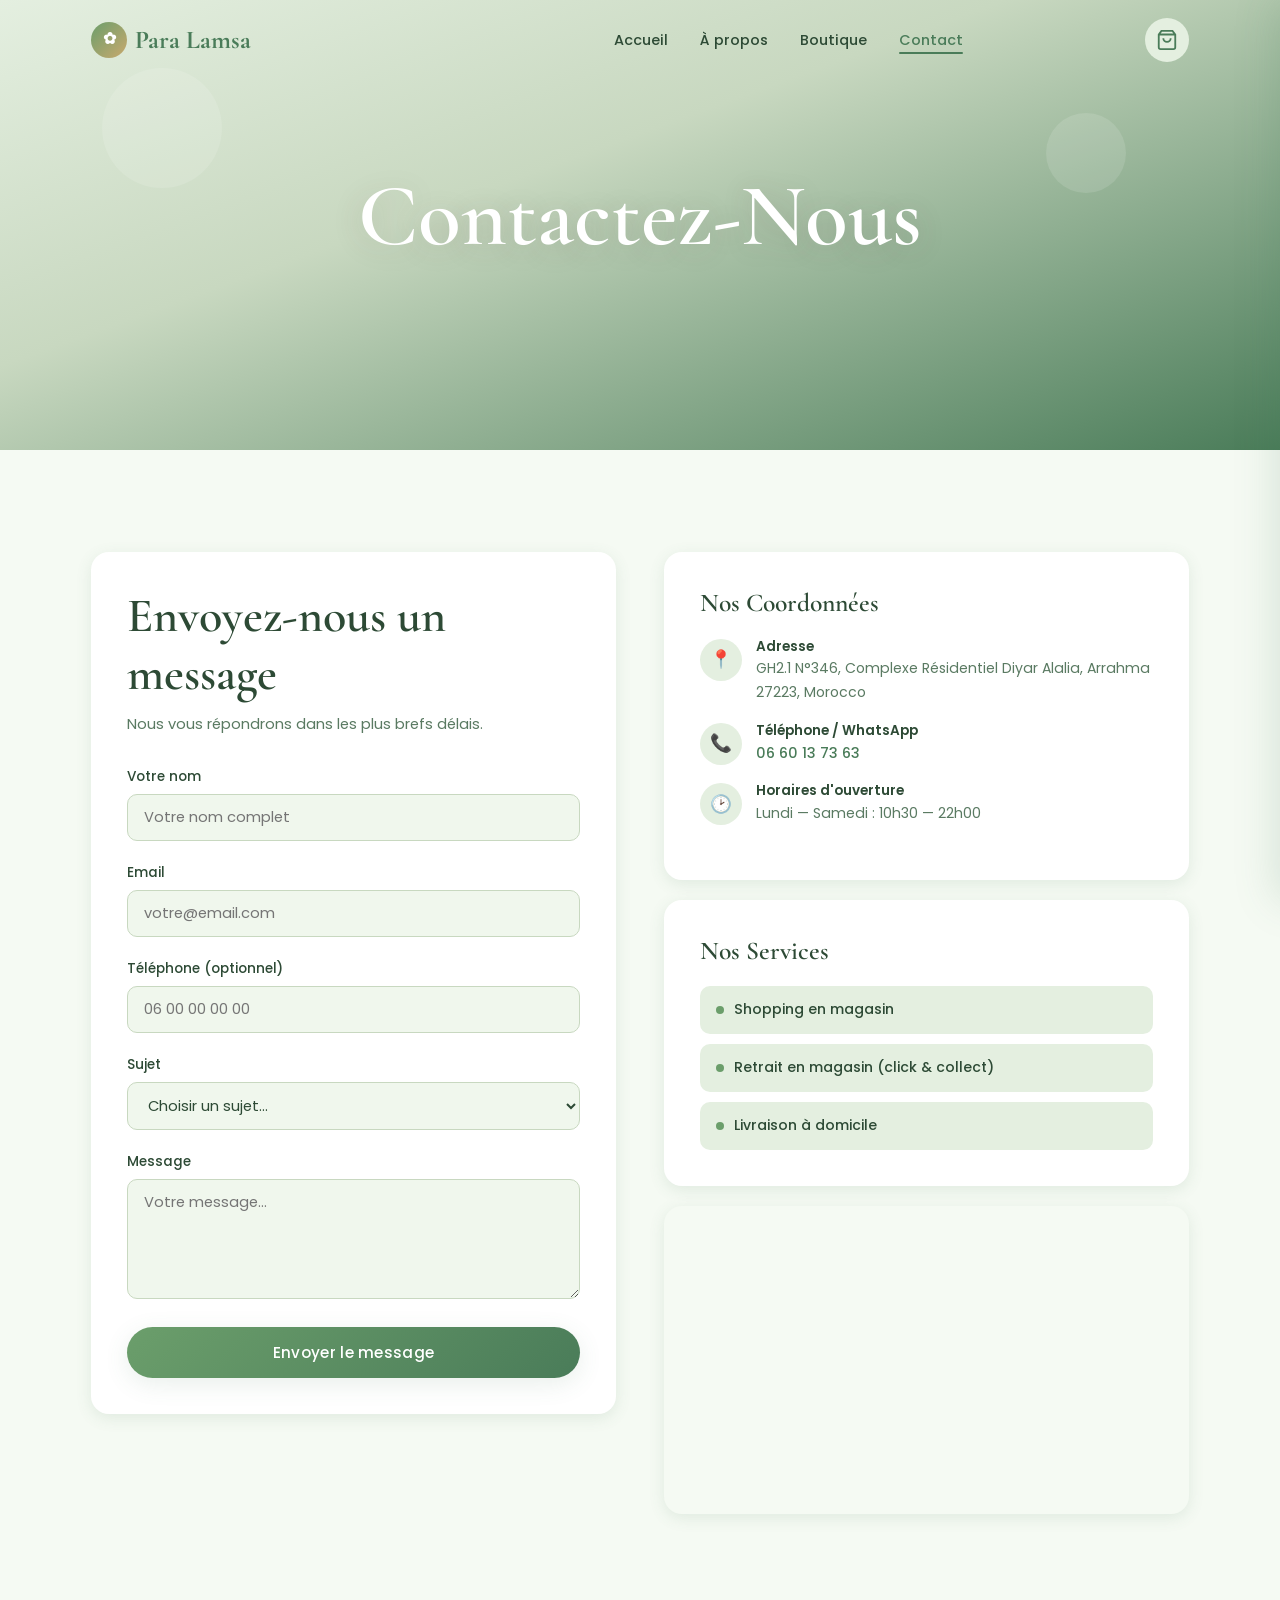
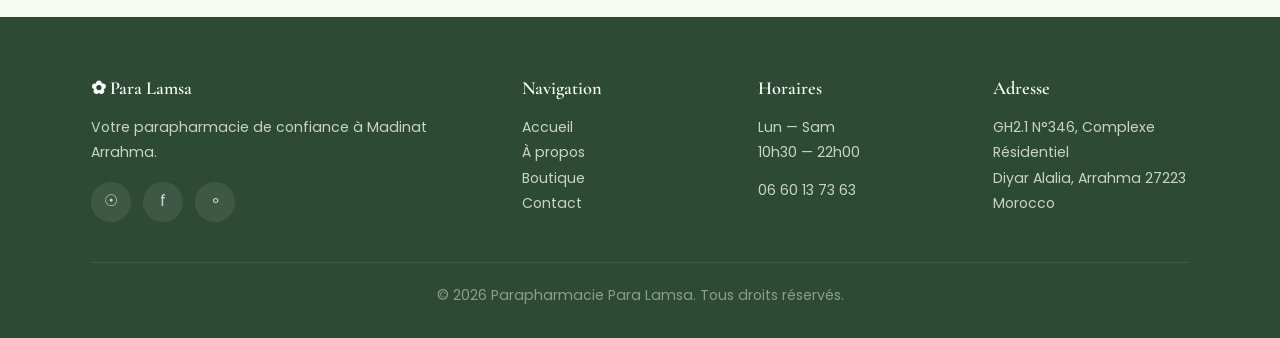
<file: contact.html>
<!DOCTYPE html>
<html lang="fr">
<head>
  <meta charset="UTF-8">
  <meta name="viewport" content="width=device-width, initial-scale=1.0">
  <title>Contact — Para Lamsa</title>
  <meta name="description" content="Contactez Para Lamsa — Madinat Arrahma, Maroc. Livraison, retrait en magasin et conseils personnalisés.">
  <link rel="stylesheet" href="css/style.css">
</head>
<body>

  <div class="floating-particles" aria-hidden="true"></div>

  <!-- ===== NAVBAR ===== -->
  <nav class="navbar">
    <div class="container">
      <a href="index.html" class="nav-logo">
        <span class="logo-icon">&#10047;</span> Para Lamsa
      </a>
      <div class="nav-overlay" id="nav-overlay"></div>
      <ul class="nav-links" id="nav-links">
        <li><a href="index.html">Accueil</a></li>
        <li><a href="about.html">À propos</a></li>
        <li><a href="shop.html">Boutique</a></li>
        <li><a href="contact.html" class="active">Contact</a></li>
      </ul>
      <button class="cart-toggle" aria-label="Ouvrir le panier">
        <svg viewBox="0 0 24 24"><path d="M6 2L3 6v14a2 2 0 002 2h14a2 2 0 002-2V6l-3-4zM3 6h18M16 10a4 4 0 01-8 0"/></svg>
        <span class="cart-badge">0</span>
      </button>
      <button class="nav-toggle" id="nav-toggle" aria-label="Menu">
        <span></span><span></span><span></span>
      </button>
    </div>
  </nav>

  <!-- Cart Sidebar -->
  <div class="cart-overlay" id="cart-overlay"></div>
  <aside class="cart-panel" id="cart-panel">
    <div class="cart-header">
      <h2>Mon Panier</h2>
      <button class="cart-close" aria-label="Fermer">&times;</button>
    </div>
    <div class="cart-items"></div>
    <div class="cart-empty">
      <div class="empty-icon">&#128722;</div>
      <p>Votre panier est vide</p>
    </div>
    <div class="cart-footer">
      <div class="cart-total">
        <span>Total</span>
        <span class="cart-total-price">0 DH</span>
      </div>
      <button class="btn-whatsapp" onclick="orderViaWhatsApp()">
        <svg viewBox="0 0 24 24"><path d="M17.472 14.382c-.297-.149-1.758-.867-2.03-.967-.273-.099-.471-.148-.67.15-.197.297-.767.966-.94 1.164-.173.199-.347.223-.644.075-.297-.15-1.255-.463-2.39-1.475-.883-.788-1.48-1.761-1.653-2.059-.173-.297-.018-.458.13-.606.134-.133.298-.347.446-.52.149-.174.198-.298.298-.497.099-.198.05-.371-.025-.52-.075-.149-.669-1.612-.916-2.207-.242-.579-.487-.5-.669-.51l-.57-.01c-.198 0-.52.074-.792.372-.272.297-1.04 1.016-1.04 2.479 0 1.462 1.065 2.875 1.213 3.074.149.198 2.096 3.2 5.077 4.487.709.306 1.262.489 1.694.625.712.227 1.36.195 1.871.118.571-.085 1.758-.719 2.006-1.413.248-.694.248-1.289.173-1.413-.074-.124-.272-.198-.57-.347z"/><path d="M12 2C6.477 2 2 6.477 2 12c0 1.89.525 3.66 1.438 5.168L2 22l4.832-1.438A9.955 9.955 0 0012 22c5.523 0 10-4.477 10-10S17.523 2 12 2z"/></svg>
        Commander via WhatsApp
      </button>
    </div>
  </aside>

  <!-- ===== PAGE HERO ===== -->
  <section class="page-hero">
    <div class="hero-decor d1"></div>
    <div class="hero-decor d2"></div>
    <div class="hero-content anim">
      <h1>Contactez-Nous</h1>
    </div>
  </section>

  <!-- ===== CONTACT CONTENT ===== -->
  <section class="py-section">
    <div class="container">
      <div class="contact-grid">

        <!-- Contact Form -->
        <div class="contact-form anim">
          <h2 style="margin-bottom: 8px;">Envoyez-nous un message</h2>
          <p style="color: var(--text-light); margin-bottom: 28px; font-size: .92rem;">Nous vous répondrons dans les plus brefs délais.</p>
          <form id="contact-form" onsubmit="handleSubmit(event)">
            <div class="form-group">
              <label for="name">Votre nom</label>
              <input type="text" id="name" name="name" placeholder="Votre nom complet" required>
            </div>
            <div class="form-group">
              <label for="email">Email</label>
              <input type="email" id="email" name="email" placeholder="votre@email.com" required>
            </div>
            <div class="form-group">
              <label for="phone">Téléphone (optionnel)</label>
              <input type="tel" id="phone" name="phone" placeholder="06 00 00 00 00">
            </div>
            <div class="form-group">
              <label for="subject">Sujet</label>
              <select id="subject" name="subject" required>
                <option value="">Choisir un sujet...</option>
                <option value="commande">Question sur une commande</option>
                <option value="produit">Renseignement produit</option>
                <option value="livraison">Livraison</option>
                <option value="conseil">Demande de conseil</option>
                <option value="autre">Autre</option>
              </select>
            </div>
            <div class="form-group">
              <label for="message">Message</label>
              <textarea id="message" name="message" placeholder="Votre message..." required></textarea>
            </div>
            <button type="submit" class="btn btn-primary" style="width:100%; justify-content:center;">
              Envoyer le message
            </button>
          </form>
        </div>

        <!-- Contact Info -->
        <div class="anim delay-1">
          <div class="contact-info-card">
            <h3>Nos Coordonnées</h3>
            <div class="info-item">
              <div class="info-icon">&#128205;</div>
              <div>
                <h4>Adresse</h4>
                <p>GH2.1 N°346, Complexe Résidentiel Diyar Alalia, Arrahma 27223, Morocco</p>
              </div>
            </div>
            <div class="info-item">
              <div class="info-icon">&#128222;</div>
              <div>
                <h4>Téléphone / WhatsApp</h4>
                <p><a href="tel:+212660137363" style="color: var(--rose-deep); font-weight: 500;">06 60 13 73 63</a></p>
              </div>
            </div>
            <div class="info-item">
              <div class="info-icon">&#128337;</div>
              <div>
                <h4>Horaires d'ouverture</h4>
                <p>Lundi — Samedi : 10h30 — 22h00</p>
              </div>
            </div>
          </div>

          <!-- Delivery Options -->
          <div class="contact-info-card" style="margin-top: 20px;">
            <h3>Nos Services</h3>
            <div class="delivery-options">
              <div class="delivery-option">
                <span class="dot"></span>
                Shopping en magasin
              </div>
              <div class="delivery-option">
                <span class="dot"></span>
                Retrait en magasin (click & collect)
              </div>
              <div class="delivery-option">
                <span class="dot"></span>
                Livraison à domicile
              </div>
            </div>
          </div>

          <!-- Map -->
          <div class="contact-map" style="margin-top: 20px;">
            <iframe
              src="https://www.google.com/maps/embed?pb=!1m18!1m12!1m3!1d3323.123456789!2d-7.5!3d33.5!2m3!1f0!2f0!3f0!3m2!1i1024!2i768!4f13.1!3m3!1m2!1s0x0%3A0x0!2zMzPCsDMwJzAwLjAiTiA3wrAzMCcwMC4wIlc!5e0!3m2!1sfr!2sma!4v1234567890"
              allowfullscreen=""
              loading="lazy"
              referrerpolicy="no-referrer-when-downgrade"
              title="Localisation Para Lamsa">
            </iframe>
          </div>
        </div>
      </div>
    </div>
  </section>

  <!-- ===== FOOTER ===== -->
  <footer class="footer">
    <div class="container">
      <div class="footer-grid">
        <div class="footer-brand">
          <h4>&#10047; Para Lamsa</h4>
          <p>Votre parapharmacie de confiance à Madinat Arrahma.</p>
          <div class="footer-social">
            <a href="#" aria-label="Instagram">&#9737;</a>
            <a href="#" aria-label="Facebook">f</a>
            <a href="#" aria-label="WhatsApp">&#9900;</a>
          </div>
        </div>
        <div>
          <h4>Navigation</h4>
          <p><a href="index.html">Accueil</a></p>
          <p><a href="about.html">À propos</a></p>
          <p><a href="shop.html">Boutique</a></p>
          <p><a href="contact.html">Contact</a></p>
        </div>
        <div>
          <h4>Horaires</h4>
          <p>Lun — Sam</p>
          <p>10h30 — 22h00</p>
          <p style="margin-top: 12px;"><a href="tel:+212660137363">06 60 13 73 63</a></p>
        </div>
        <div>
          <h4>Adresse</h4>
          <p>GH2.1 N°346, Complexe Résidentiel<br>Diyar Alalia, Arrahma 27223<br>Morocco</p>
        </div>
      </div>
      <div class="footer-bottom">
        <p>&copy; 2026 Parapharmacie Para Lamsa. Tous droits réservés.</p>
      </div>
    </div>
  </footer>

  <script src="js/products.js"></script>
  <script src="js/cart.js"></script>
  <script src="js/script.js"></script>
  <script>
    function handleSubmit(e) {
      e.preventDefault();
      const btn = e.target.querySelector('button[type="submit"]');
      const originalText = btn.innerHTML;
      btn.innerHTML = '&#10004; Message envoyé !';
      btn.style.background = 'var(--gold)';
      btn.disabled = true;
      setTimeout(() => {
        btn.innerHTML = originalText;
        btn.style.background = '';
        btn.disabled = false;
        e.target.reset();
      }, 3000);
    }
  </script>
</body>
</html>
</file>
<file: css/style.css>
/* ================================================================
   Parapharmacie Para Lamsa — Style Sheet
   Warm & Personal Boutique — Sage Green / Natural / Gold
   ================================================================ */

/* ---- Google Fonts import ---- */
@import url('https://fonts.googleapis.com/css2?family=Cormorant+Garamond:ital,wght@0,400;0,600;0,700;1,400&family=Poppins:wght@300;400;500;600&display=swap');

/* ======================== VARIABLES ======================== */
:root {
  /* — Palette — */
  --blush:       #C8D8C0;
  --blush-light: #E4EFE0;
  --blush-dark:  #A4BFA0;
  --rose:        #6B9E6B;
  --rose-deep:   #4A7C59;
  --gold:        #C9A96E;
  --gold-light:  #E2CFA0;
  --gold-dark:   #A8863E;
  --cream:       #F5FAF3;
  --white:       #FFFFFF;
  --off-white:   #F0F7ED;
  --text:        #2D4A35;
  --text-light:  #5A7A62;
  --text-muted:  #8AAA8E;
  --shadow:      rgba(74, 124, 89, .12);
  --shadow-lg:   rgba(74, 124, 89, .18);

  /* — Typography — */
  --font-heading: 'Cormorant Garamond', Georgia, serif;
  --font-body:    'Poppins', 'Segoe UI', sans-serif;

  /* — Spacing — */
  --section-py: clamp(60px, 8vw, 120px);
  --container-px: clamp(16px, 4vw, 60px);
  --radius: 18px;
  --radius-sm: 10px;
  --transition: .35s cubic-bezier(.4,0,.2,1);
}

/* ======================== RESET ======================== */
*, *::before, *::after { box-sizing: border-box; margin: 0; padding: 0; }

html {
  scroll-behavior: smooth;
  -webkit-font-smoothing: antialiased;
}

body {
  font-family: var(--font-body);
  color: var(--text);
  background: var(--cream);
  line-height: 1.7;
  overflow-x: hidden;
  opacity: 0;
  transition: opacity .6s ease;
}
body.loaded { opacity: 1; }

img { max-width: 100%; display: block; }
a { color: inherit; text-decoration: none; }
button { cursor: pointer; border: none; background: none; font-family: inherit; }

.container {
  max-width: 1200px;
  margin: 0 auto;
  padding: 0 var(--container-px);
}

/* ======================== TYPOGRAPHY ======================== */
h1, h2, h3, h4 { font-family: var(--font-heading); font-weight: 600; line-height: 1.2; }
h1 { font-size: clamp(2.8rem, 6vw, 5rem); }
h2 { font-size: clamp(2rem, 4vw, 3rem); }
h3 { font-size: clamp(1.3rem, 2.5vw, 1.6rem); }

.section-label {
  display: inline-block;
  font-family: var(--font-body);
  font-size: .75rem;
  font-weight: 600;
  letter-spacing: .18em;
  text-transform: uppercase;
  color: var(--gold);
  margin-bottom: 8px;
}

.section-title {
  font-size: clamp(2rem, 4vw, 3rem);
  color: var(--text);
  margin-bottom: 16px;
}

.section-subtitle {
  font-size: clamp(.95rem, 1.6vw, 1.1rem);
  color: var(--text-light);
  max-width: 580px;
  margin: 0 auto 40px;
}

.text-center { text-align: center; }

/* ======================== BUTTONS ======================== */
.btn {
  display: inline-flex;
  align-items: center;
  gap: 8px;
  padding: 14px 34px;
  border-radius: 50px;
  font-weight: 500;
  font-size: .95rem;
  letter-spacing: .02em;
  transition: var(--transition);
  position: relative;
  overflow: hidden;
}

.btn-primary {
  background: linear-gradient(135deg, var(--rose), var(--rose-deep));
  color: var(--white);
  box-shadow: 0 6px 24px var(--shadow);
}
.btn-primary:hover {
  transform: translateY(-2px);
  box-shadow: 0 10px 32px var(--shadow-lg);
}

.btn-outline {
  border: 1.5px solid var(--rose);
  color: var(--rose);
}
.btn-outline:hover {
  background: var(--rose);
  color: var(--white);
  transform: translateY(-2px);
}

.btn-gold {
  background: linear-gradient(135deg, var(--gold), var(--gold-dark));
  color: var(--white);
  box-shadow: 0 6px 24px rgba(201,169,110,.25);
}
.btn-gold:hover {
  transform: translateY(-2px);
  box-shadow: 0 10px 32px rgba(201,169,110,.35);
}

/* Ripple micro-interaction */
.btn::after {
  content: '';
  position: absolute;
  inset: 0;
  background: radial-gradient(circle at center, rgba(255,255,255,.3) 0%, transparent 70%);
  opacity: 0;
  transform: scale(0);
  transition: transform .5s, opacity .5s;
}
.btn:active::after {
  opacity: 1;
  transform: scale(2.5);
  transition: 0s;
}

/* ======================== NAVBAR ======================== */
.navbar {
  position: fixed;
  top: 0; left: 0; right: 0;
  z-index: 1000;
  padding: 18px 0;
  transition: var(--transition);
}
.navbar.scrolled {
  background: rgba(255,248,245,.92);
  backdrop-filter: blur(14px);
  -webkit-backdrop-filter: blur(14px);
  box-shadow: 0 2px 24px var(--shadow);
  padding: 12px 0;
}
.navbar .container {
  display: flex;
  align-items: center;
  justify-content: space-between;
}

.nav-logo {
  font-family: var(--font-heading);
  font-size: 1.6rem;
  font-weight: 700;
  color: var(--rose-deep);
  display: flex;
  align-items: center;
  gap: 8px;
}
.nav-logo .logo-icon {
  width: 36px; height: 36px;
  background: linear-gradient(135deg, var(--rose), var(--gold));
  border-radius: 50%;
  display: flex; align-items: center; justify-content: center;
  color: var(--white);
  font-size: 1rem;
}

.nav-links {
  display: flex;
  align-items: center;
  gap: 32px;
  list-style: none;
}
.nav-links a {
  font-size: .9rem;
  font-weight: 500;
  color: var(--text);
  position: relative;
  transition: color .3s;
}
.nav-links a::after {
  content: '';
  position: absolute;
  bottom: -4px; left: 0;
  width: 0; height: 2px;
  background: var(--rose);
  border-radius: 2px;
  transition: width .3s;
}
.nav-links a:hover { color: var(--rose); }
.nav-links a:hover::after { width: 100%; }
.nav-links a.active { color: var(--rose-deep); }
.nav-links a.active::after { width: 100%; background: var(--rose-deep); }

/* Cart toggle in navbar */
.cart-toggle {
  position: relative;
  width: 44px; height: 44px;
  display: flex; align-items: center; justify-content: center;
  border-radius: 50%;
  background: var(--blush-light);
  transition: var(--transition);
}
.cart-toggle:hover {
  background: var(--blush);
  transform: scale(1.08);
}
.cart-toggle svg {
  width: 22px; height: 22px;
  stroke: var(--rose-deep);
  fill: none;
  stroke-width: 2;
}
.cart-badge {
  position: absolute;
  top: -2px; right: -2px;
  width: 20px; height: 20px;
  background: var(--rose-deep);
  color: var(--white);
  font-size: .7rem;
  font-weight: 600;
  border-radius: 50%;
  display: none;
  align-items: center;
  justify-content: center;
}
.cart-badge.pulse {
  animation: badgePulse .6s ease;
}
@keyframes badgePulse {
  0%, 100% { transform: scale(1); }
  50% { transform: scale(1.4); }
}

/* Cart icon bounce */
.cart-toggle.bounce {
  animation: cartBounce .7s ease;
}
@keyframes cartBounce {
  0%, 100% { transform: translateY(0) scale(1); }
  20% { transform: translateY(-8px) scale(1.1); }
  40% { transform: translateY(0) scale(.95); }
  60% { transform: translateY(-4px) scale(1.05); }
}

/* Mobile menu toggle */
.nav-toggle {
  display: none;
  flex-direction: column;
  gap: 5px;
  width: 28px;
  padding: 4px 0;
}
.nav-toggle span {
  display: block;
  height: 2px;
  background: var(--text);
  border-radius: 2px;
  transition: var(--transition);
}
@media (max-width: 840px) {
  .nav-toggle { display: flex; }
  .nav-links {
    position: fixed;
    top: 0; right: -100%;
    width: 75vw; max-width: 320px;
    height: 100vh;
    background: var(--cream);
    flex-direction: column;
    align-items: flex-start;
    padding: 80px 36px 40px;
    gap: 24px;
    box-shadow: -4px 0 30px var(--shadow-lg);
    transition: right .4s cubic-bezier(.4,0,.2,1);
    z-index: 999;
  }
  .nav-links.open { right: 0; }
  .nav-links a { font-size: 1.1rem; }
  .nav-overlay {
    position: fixed;
    inset: 0;
    background: rgba(90,62,59,.25);
    opacity: 0;
    pointer-events: none;
    transition: opacity .3s;
    z-index: 998;
  }
  .nav-overlay.open { opacity: 1; pointer-events: all; }
}

/* ======================== HERO ======================== */
.hero {
  min-height: 100vh;
  display: flex;
  align-items: center;
  justify-content: center;
  text-align: center;
  position: relative;
  overflow: hidden;
  background: url('https://images.unsplash.com/photo-1487530811176-3780de880c2d?w=1600&h=900&fit=crop') center/cover no-repeat;
}
.hero::before {
  content: '';
  position: absolute;
  inset: 0;
  background: linear-gradient(160deg, rgba(45,74,53,.75) 0%, rgba(74,124,89,.6) 50%, rgba(107,158,107,.5) 100%);
  z-index: 1;
}
.hero::after {
  content: '';
  position: absolute;
  bottom: -40%; left: -20%;
  width: 60vw; height: 60vw;
  border-radius: 50%;
  background: radial-gradient(circle, rgba(201,169,110,.15) 0%, transparent 70%);
  animation: heroGlow 10s ease-in-out infinite alternate-reverse;
  z-index: 1;
}
@keyframes heroGlow {
  0% { transform: scale(1) translate(0,0); }
  100% { transform: scale(1.15) translate(3%, -3%); }
}

.hero-content {
  position: relative;
  z-index: 2;
  max-width: 700px;
  padding: 0 20px;
}
.hero-content h1 {
  color: var(--white);
  font-size: clamp(3rem, 7vw, 5.5rem);
  margin-bottom: 16px;
  text-shadow: 0 4px 30px rgba(90,62,59,.2);
}
.hero-tagline {
  font-family: var(--font-heading);
  font-size: clamp(1.1rem, 2.5vw, 1.5rem);
  font-style: italic;
  color: var(--white);
  opacity: .9;
  margin-bottom: 40px;
}
.hero .btn {
  font-size: 1.05rem;
  padding: 16px 42px;
}

/* Decorative floating elements in hero */
.hero-decor {
  position: absolute;
  border-radius: 50%;
  background: rgba(255,255,255,.12);
  pointer-events: none;
}
.hero-decor.d1 { width: 120px; height: 120px; top: 15%; left: 8%; animation: floatSoft 7s ease-in-out infinite; }
.hero-decor.d2 { width: 80px; height: 80px; top: 25%; right: 12%; animation: floatSoft 9s ease-in-out infinite reverse; }
.hero-decor.d3 { width: 60px; height: 60px; bottom: 20%; left: 15%; animation: floatSoft 6s ease-in-out infinite .5s; }
.hero-decor.d4 { width: 100px; height: 100px; bottom: 15%; right: 20%; animation: floatSoft 8s ease-in-out infinite 1s; }

@keyframes floatSoft {
  0%, 100% { transform: translateY(0) rotate(0deg); }
  50% { transform: translateY(-18px) rotate(8deg); }
}

/* ======================== SECTION SPACING ======================== */
section { padding: var(--section-py) 0; }

/* ======================== CATEGORIES GRID ======================== */
.categories-grid {
  display: grid;
  grid-template-columns: repeat(auto-fit, minmax(240px, 1fr));
  gap: 28px;
  margin-top: 20px;
}

.category-card {
  position: relative;
  border-radius: var(--radius);
  overflow: hidden;
  aspect-ratio: 4/5;
  cursor: pointer;
  transition: var(--transition);
}
.category-card:hover {
  transform: translateY(-6px);
  box-shadow: 0 16px 40px var(--shadow-lg);
}
.category-card-img {
  width: 100%; height: 100%;
  object-fit: cover;
  transition: transform .6s ease;
}
.category-card:hover .category-card-img {
  transform: scale(1.08);
}
.category-card-overlay {
  position: absolute;
  inset: 0;
  background: linear-gradient(to top, rgba(194,122,114,.7) 0%, transparent 60%);
  display: flex;
  flex-direction: column;
  justify-content: flex-end;
  padding: 24px;
}
.category-card-overlay h3 {
  color: var(--white);
  font-size: 1.5rem;
  margin-bottom: 4px;
}
.category-card-overlay span {
  color: rgba(255,255,255,.8);
  font-size: .85rem;
}

/* ======================== PRODUCT CARDS ======================== */
.products-grid {
  display: grid;
  grid-template-columns: repeat(auto-fill, minmax(260px, 1fr));
  gap: 28px;
  margin-top: 20px;
}

.product-card {
  background: var(--white);
  border-radius: var(--radius);
  overflow: hidden;
  transition: var(--transition);
  box-shadow: 0 4px 16px var(--shadow);
  position: relative;
}
.product-card:hover {
  transform: translateY(-6px);
  box-shadow: 0 12px 36px var(--shadow-lg);
}
.product-card-img-wrap {
  position: relative;
  overflow: hidden;
  aspect-ratio: 1;
  background: var(--blush-light);
}
.product-card-img {
  width: 100%; height: 100%;
  object-fit: cover;
  transition: transform .6s ease;
}
.product-card:hover .product-card-img {
  transform: scale(1.08);
}
.product-badge {
  position: absolute;
  top: 12px; left: 12px;
  background: var(--gold);
  color: var(--white);
  font-size: .7rem;
  font-weight: 600;
  padding: 4px 12px;
  border-radius: 20px;
  letter-spacing: .05em;
  text-transform: uppercase;
}
.product-card-body {
  padding: 20px;
}
.product-card-body h3 {
  font-size: 1.15rem;
  margin-bottom: 6px;
  color: var(--text);
}
.product-card-body .price {
  font-size: 1.15rem;
  font-weight: 600;
  color: var(--rose-deep);
  margin-bottom: 14px;
}
.product-card-body .btn {
  width: 100%;
  justify-content: center;
  padding: 12px 20px;
  font-size: .88rem;
}

/* Add-to-cart button micro-interaction */
.btn-add-cart {
  position: relative;
  overflow: hidden;
}
.btn-add-cart.added {
  animation: addPop .6s ease;
}
@keyframes addPop {
  0% { transform: scale(1); }
  30% { transform: scale(.92); }
  60% { transform: scale(1.05); }
  100% { transform: scale(1); }
}

/* ======================== WHY CHOOSE US ======================== */
.why-grid {
  display: grid;
  grid-template-columns: repeat(auto-fit, minmax(200px, 1fr));
  gap: 32px;
  margin-top: 20px;
}
.why-card {
  text-align: center;
  padding: 36px 24px;
  border-radius: var(--radius);
  background: var(--white);
  box-shadow: 0 4px 16px var(--shadow);
  transition: var(--transition);
}
.why-card:hover {
  transform: translateY(-4px);
  box-shadow: 0 10px 30px var(--shadow-lg);
}
.why-icon {
  width: 64px; height: 64px;
  margin: 0 auto 18px;
  border-radius: 50%;
  background: linear-gradient(135deg, var(--blush-light), var(--blush));
  display: flex; align-items: center; justify-content: center;
  font-size: 1.6rem;
  transition: var(--transition);
}
.why-card:hover .why-icon {
  transform: scale(1.1) rotate(-5deg);
  background: linear-gradient(135deg, var(--rose), var(--gold));
}
.why-card h3 {
  font-size: 1.1rem;
  margin-bottom: 8px;
  color: var(--text);
}
.why-card p {
  font-size: .88rem;
  color: var(--text-light);
  line-height: 1.6;
}

/* ======================== TESTIMONIALS ======================== */
.testimonials-section {
  background: linear-gradient(170deg, var(--blush-light) 0%, var(--cream) 100%);
}
.testimonials-grid {
  display: grid;
  grid-template-columns: repeat(auto-fit, minmax(300px, 1fr));
  gap: 28px;
  margin-top: 20px;
}
.testimonial-card {
  background: var(--white);
  border-radius: var(--radius);
  padding: 32px;
  box-shadow: 0 4px 16px var(--shadow);
  transition: var(--transition);
  position: relative;
}
.testimonial-card:hover {
  transform: translateY(-4px);
  box-shadow: 0 10px 30px var(--shadow-lg);
}
.testimonial-card::before {
  content: '\201C';
  position: absolute;
  top: 16px; left: 24px;
  font-family: var(--font-heading);
  font-size: 4rem;
  color: var(--blush);
  line-height: 1;
}
.testimonial-stars {
  margin-bottom: 12px;
  display: flex;
  gap: 3px;
}
.animated-stars .star {
  color: var(--gold-light);
  font-size: 1.1rem;
  transition: color .3s, transform .3s;
}
.animated-stars .star.lit {
  color: var(--gold);
  transform: scale(1.15);
}
.testimonial-text {
  font-size: .95rem;
  color: var(--text-light);
  line-height: 1.7;
  margin-bottom: 18px;
  font-style: italic;
}
.testimonial-author {
  font-weight: 600;
  font-size: .9rem;
  color: var(--text);
  margin-bottom: 12px;
}
.testimonial-reply {
  background: var(--blush-light);
  border-radius: var(--radius-sm);
  padding: 14px 18px;
  font-size: .85rem;
  color: var(--text-light);
  border-left: 3px solid var(--rose);
}
.testimonial-reply strong { color: var(--rose-deep); }

.testimonials-rating {
  display: flex;
  align-items: center;
  justify-content: center;
  gap: 12px;
  margin-bottom: 40px;
}
.testimonials-rating .big-number {
  font-family: var(--font-heading);
  font-size: 3rem;
  font-weight: 700;
  color: var(--gold-dark);
}
.testimonials-rating .stars-text {
  font-size: .95rem;
  color: var(--text-light);
}

/* ======================== FOOTER ======================== */
.footer {
  background: var(--text);
  color: rgba(255,255,255,.75);
  padding: 60px 0 30px;
}
.footer-grid {
  display: grid;
  grid-template-columns: 2fr 1fr 1fr 1fr;
  gap: 40px;
  margin-bottom: 40px;
}
@media (max-width: 840px) {
  .footer-grid { grid-template-columns: 1fr 1fr; }
}
@media (max-width: 520px) {
  .footer-grid { grid-template-columns: 1fr; }
}
.footer h4 {
  color: var(--white);
  font-size: 1.15rem;
  margin-bottom: 16px;
}
.footer p, .footer a {
  font-size: .88rem;
  line-height: 1.8;
}
.footer a:hover { color: var(--gold-light); }
.footer-brand p { margin-bottom: 16px; }
.footer-social {
  display: flex;
  gap: 12px;
}
.footer-social a {
  width: 40px; height: 40px;
  border-radius: 50%;
  background: rgba(255,255,255,.08);
  display: flex; align-items: center; justify-content: center;
  transition: var(--transition);
  font-size: 1rem;
}
.footer-social a:hover {
  background: var(--rose);
  color: var(--white);
  transform: translateY(-2px);
}
.footer-bottom {
  border-top: 1px solid rgba(255,255,255,.1);
  padding-top: 20px;
  text-align: center;
  font-size: .82rem;
  color: rgba(255,255,255,.45);
}

/* ======================== CART SIDEBAR ======================== */
.cart-overlay {
  position: fixed;
  inset: 0;
  background: rgba(90,62,59,.3);
  backdrop-filter: blur(4px);
  -webkit-backdrop-filter: blur(4px);
  opacity: 0;
  pointer-events: none;
  transition: opacity .35s;
  z-index: 2000;
}
.cart-overlay.active {
  opacity: 1;
  pointer-events: all;
}

.cart-panel {
  position: fixed;
  top: 0; right: 0;
  width: 400px; max-width: 90vw;
  height: 100vh;
  background: var(--cream);
  box-shadow: -4px 0 40px var(--shadow-lg);
  z-index: 2001;
  transform: translateX(100%);
  transition: transform .4s cubic-bezier(.4,0,.2,1);
  display: flex;
  flex-direction: column;
}
.cart-panel.open {
  transform: translateX(0);
}

.cart-header {
  display: flex;
  align-items: center;
  justify-content: space-between;
  padding: 24px;
  border-bottom: 1px solid var(--blush);
}
.cart-header h2 {
  font-size: 1.4rem;
}
.cart-close {
  width: 36px; height: 36px;
  border-radius: 50%;
  background: var(--blush-light);
  display: flex; align-items: center; justify-content: center;
  font-size: 1.3rem;
  color: var(--text);
  transition: var(--transition);
}
.cart-close:hover {
  background: var(--rose);
  color: var(--white);
}

.cart-items {
  flex: 1;
  overflow-y: auto;
  padding: 16px 24px;
}
.cart-empty {
  text-align: center;
  padding: 60px 20px;
  color: var(--text-muted);
  display: none;
}
.cart-empty .empty-icon {
  font-size: 3rem;
  margin-bottom: 12px;
}

.cart-item {
  display: flex;
  gap: 14px;
  padding: 16px 0;
  border-bottom: 1px solid var(--blush-light);
  position: relative;
  align-items: center;
}
.cart-item-img {
  width: 64px; height: 64px;
  border-radius: var(--radius-sm);
  object-fit: cover;
  background: var(--blush-light);
}
.cart-item-info {
  flex: 1;
}
.cart-item-info h4 {
  font-family: var(--font-body);
  font-size: .9rem;
  font-weight: 500;
  margin-bottom: 4px;
}
.cart-item-price {
  font-size: .88rem;
  color: var(--rose-deep);
  font-weight: 600;
}
.cart-item-qty {
  display: flex;
  align-items: center;
  gap: 10px;
  margin-top: 8px;
}
.cart-item-qty button {
  width: 28px; height: 28px;
  border-radius: 50%;
  background: var(--blush-light);
  display: flex; align-items: center; justify-content: center;
  font-size: .9rem;
  color: var(--text);
  transition: var(--transition);
}
.cart-item-qty button:hover {
  background: var(--rose);
  color: var(--white);
}
.cart-item-qty span {
  font-weight: 600;
  min-width: 20px;
  text-align: center;
}
.cart-item-remove {
  color: var(--text-muted);
  font-size: 1.3rem;
  transition: color .3s;
}
.cart-item-remove:hover { color: var(--rose-deep); }

.cart-footer {
  padding: 20px 24px;
  border-top: 1px solid var(--blush);
  display: none;
}
.cart-total {
  display: flex;
  justify-content: space-between;
  align-items: center;
  margin-bottom: 16px;
  font-size: 1.05rem;
}
.cart-total-price {
  font-family: var(--font-heading);
  font-size: 1.4rem;
  font-weight: 700;
  color: var(--rose-deep);
}
.btn-whatsapp {
  width: 100%;
  justify-content: center;
  padding: 16px;
  font-size: 1rem;
  font-weight: 600;
  background: #25D366;
  color: var(--white);
  border-radius: 50px;
  transition: var(--transition);
  display: flex;
  align-items: center;
  gap: 10px;
}
.btn-whatsapp:hover {
  background: #1ebe5d;
  transform: translateY(-2px);
  box-shadow: 0 8px 24px rgba(37,211,102,.3);
}
.btn-whatsapp svg {
  width: 22px; height: 22px;
  fill: var(--white);
}

/* ======================== ABOUT PAGE ======================== */
.page-hero {
  min-height: 50vh;
  display: flex;
  align-items: center;
  justify-content: center;
  text-align: center;
  position: relative;
  overflow: hidden;
  background: linear-gradient(160deg, var(--blush-light) 0%, var(--blush) 40%, var(--rose-deep) 100%);
}
.page-hero h1 {
  color: var(--white);
  position: relative;
  z-index: 2;
}

.story-section { background: var(--cream); }
.story-grid {
  display: grid;
  grid-template-columns: 1fr 1fr;
  gap: 48px;
  align-items: center;
}
@media (max-width: 768px) {
  .story-grid { grid-template-columns: 1fr; }
}
.story-image {
  border-radius: var(--radius);
  overflow: hidden;
  aspect-ratio: 4/3;
  box-shadow: 0 12px 40px var(--shadow);
}
.story-image img {
  width: 100%; height: 100%;
  object-fit: cover;
}
.story-text h2 { margin-bottom: 16px; }
.story-text p {
  color: var(--text-light);
  margin-bottom: 16px;
  line-height: 1.8;
}

.values-grid {
  display: grid;
  grid-template-columns: repeat(auto-fit, minmax(220px, 1fr));
  gap: 28px;
  margin-top: 20px;
}
.value-card {
  text-align: center;
  padding: 32px 20px;
  border-radius: var(--radius);
  background: var(--white);
  box-shadow: 0 4px 16px var(--shadow);
  transition: var(--transition);
}
.value-card:hover {
  transform: translateY(-4px);
  box-shadow: 0 10px 30px var(--shadow-lg);
}
.value-card .why-icon { margin-bottom: 16px; }

/* ======================== SHOP PAGE ======================== */
.shop-filters {
  display: flex;
  flex-wrap: wrap;
  gap: 12px;
  align-items: center;
  margin-bottom: 32px;
}
.filter-btn {
  padding: 10px 22px;
  border-radius: 50px;
  font-size: .85rem;
  font-weight: 500;
  background: var(--white);
  color: var(--text-light);
  border: 1.5px solid var(--blush);
  transition: var(--transition);
}
.filter-btn:hover, .filter-btn.active {
  background: var(--rose);
  color: var(--white);
  border-color: var(--rose);
}

.search-bar {
  display: flex;
  align-items: center;
  background: var(--white);
  border: 1.5px solid var(--blush);
  border-radius: 50px;
  padding: 10px 20px;
  gap: 10px;
  margin-bottom: 32px;
  max-width: 400px;
  transition: border-color .3s;
}
.search-bar:focus-within {
  border-color: var(--rose);
}
.search-bar input {
  border: none;
  outline: none;
  background: transparent;
  font-family: var(--font-body);
  font-size: .92rem;
  color: var(--text);
  width: 100%;
}
.search-bar input::placeholder {
  color: var(--text-muted);
}

/* ======================== CONTACT PAGE ======================== */
.contact-grid {
  display: grid;
  grid-template-columns: 1fr 1fr;
  gap: 48px;
  align-items: start;
}
@media (max-width: 768px) {
  .contact-grid { grid-template-columns: 1fr; }
}

.contact-form {
  background: var(--white);
  padding: 36px;
  border-radius: var(--radius);
  box-shadow: 0 4px 16px var(--shadow);
}
.form-group {
  margin-bottom: 20px;
}
.form-group label {
  display: block;
  font-size: .85rem;
  font-weight: 500;
  color: var(--text);
  margin-bottom: 6px;
}
.form-group input,
.form-group textarea,
.form-group select {
  width: 100%;
  padding: 12px 16px;
  border: 1.5px solid var(--blush);
  border-radius: var(--radius-sm);
  font-family: var(--font-body);
  font-size: .92rem;
  color: var(--text);
  background: var(--off-white);
  transition: border-color .3s, box-shadow .3s;
  outline: none;
}
.form-group input:focus,
.form-group textarea:focus,
.form-group select:focus {
  border-color: var(--rose);
  box-shadow: 0 0 0 3px rgba(212,145,138,.12);
}
.form-group textarea { resize: vertical; min-height: 120px; }

.contact-info-card {
  background: var(--white);
  padding: 36px;
  border-radius: var(--radius);
  box-shadow: 0 4px 16px var(--shadow);
}
.contact-info-card h3 {
  margin-bottom: 20px;
  color: var(--text);
}
.info-item {
  display: flex;
  gap: 14px;
  margin-bottom: 18px;
  align-items: flex-start;
}
.info-icon {
  width: 42px; height: 42px;
  min-width: 42px;
  border-radius: 50%;
  background: var(--blush-light);
  display: flex; align-items: center; justify-content: center;
  font-size: 1.1rem;
}
.info-item h4 {
  font-family: var(--font-body);
  font-size: .85rem;
  font-weight: 600;
  margin-bottom: 2px;
}
.info-item p {
  font-size: .88rem;
  color: var(--text-light);
}

.delivery-options {
  display: flex;
  flex-direction: column;
  gap: 10px;
  margin-top: 20px;
}
.delivery-option {
  display: flex;
  align-items: center;
  gap: 10px;
  padding: 12px 16px;
  background: var(--blush-light);
  border-radius: var(--radius-sm);
  font-size: .88rem;
  font-weight: 500;
  color: var(--text);
}
.delivery-option .dot {
  width: 8px; height: 8px;
  border-radius: 50%;
  background: var(--rose);
}

.contact-map {
  margin-top: 32px;
  border-radius: var(--radius);
  overflow: hidden;
  box-shadow: 0 4px 16px var(--shadow);
}
.contact-map iframe {
  width: 100%;
  height: 300px;
  border: none;
}

/* ======================== FLOATING PARTICLES ======================== */
.floating-particles {
  position: fixed;
  inset: 0;
  pointer-events: none;
  z-index: 0;
  overflow: hidden;
}
.particle {
  position: absolute;
  bottom: -20px;
}
.particle.petal {
  width: 12px; height: 12px;
  background: var(--blush);
  border-radius: 50% 0 50% 0;
  animation: floatUp linear infinite;
}
.particle.sparkle {
  color: var(--gold-light);
  animation: floatUp sparklePulse ease-in-out infinite;
}
@keyframes floatUp {
  0% {
    transform: translateY(0) rotate(0deg);
    opacity: 0;
  }
  10% { opacity: 1; }
  90% { opacity: 1; }
  100% {
    transform: translateY(-110vh) rotate(360deg);
    opacity: 0;
  }
}
@keyframes sparklePulse {
  0%, 100% { transform: scale(1); }
  50% { transform: scale(1.3); }
}

/* ======================== ANIMATIONS (scroll reveal) ======================== */
.anim {
  opacity: 0;
  transform: translateY(30px);
  transition: opacity .7s ease, transform .7s ease;
}
.anim.visible {
  opacity: 1;
  transform: translateY(0);
}
.anim.delay-1 { transition-delay: .1s; }
.anim.delay-2 { transition-delay: .2s; }
.anim.delay-3 { transition-delay: .3s; }
.anim.delay-4 { transition-delay: .4s; }

/* Stagger children */
.stagger-children > * {
  opacity: 0;
  transform: translateY(20px);
  transition: opacity .5s ease, transform .5s ease;
}
.stagger-children.revealed > *:nth-child(1) { transition-delay: .05s; opacity: 1; transform: none; }
.stagger-children.revealed > *:nth-child(2) { transition-delay: .12s; opacity: 1; transform: none; }
.stagger-children.revealed > *:nth-child(3) { transition-delay: .19s; opacity: 1; transform: none; }
.stagger-children.revealed > *:nth-child(4) { transition-delay: .26s; opacity: 1; transform: none; }
.stagger-children.revealed > *:nth-child(5) { transition-delay: .33s; opacity: 1; transform: none; }
.stagger-children.revealed > *:nth-child(6) { transition-delay: .40s; opacity: 1; transform: none; }
.stagger-children.revealed > *:nth-child(n+7) { transition-delay: .45s; opacity: 1; transform: none; }

/* ======================== UTILITIES ======================== */
.mb-0 { margin-bottom: 0; }
.mt-20 { margin-top: 20px; }
.py-section { padding: var(--section-py) 0; }
</file>
